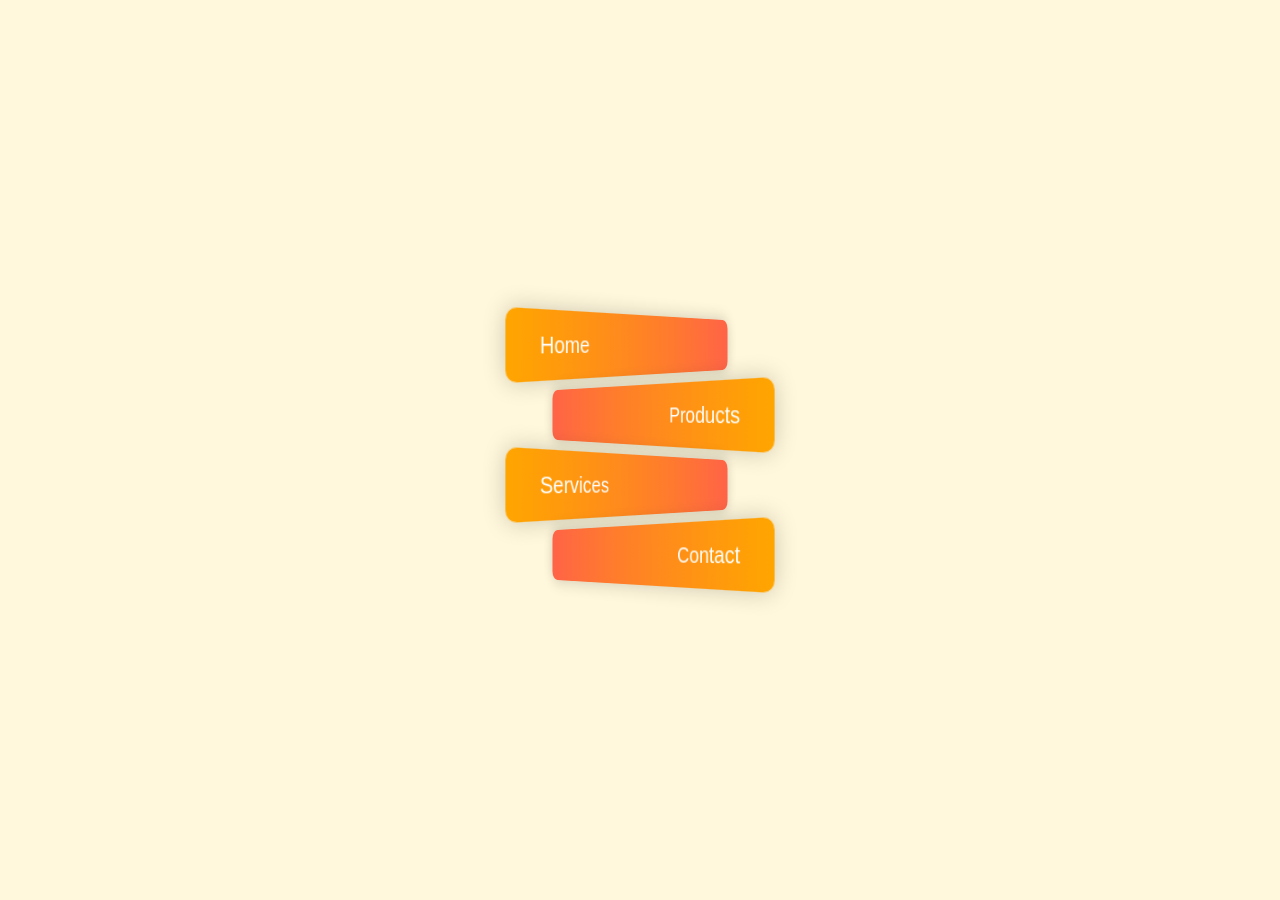
<file: Button 1/index.html>
<!DOCTYPE html>
<html>

<head>
    <title>Button</title>
    <link rel="stylesheet" type="text/css" href="style.css">
</head>

<body>
    <ul>
        <li>home</li>
        <li>products</li>
        <li>services</li>
        <li>contact</li>
      </ul>
</body>

</html>
</file>
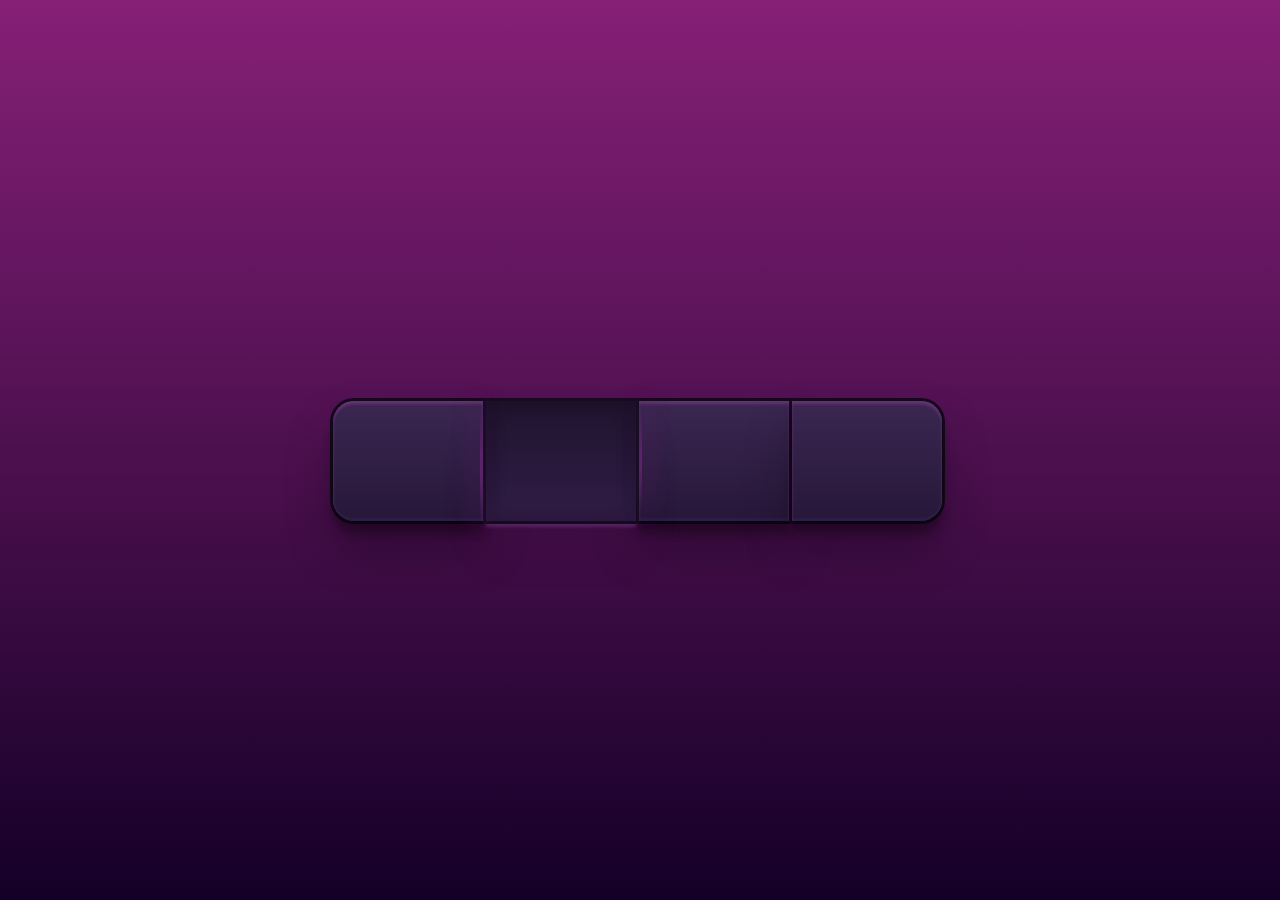
<file: Button 3D Pil/index.html>
<!DOCTYPE html>
<html>

<head>
    <title>Button</title>
    <link rel="stylesheet" type="text/css" href="style.css">
</head>

<body>
    <div class='buttons'>
        <a href='#' title='Title 1'>
          <i data-feather="coffee"></i>
        </a>
        <a class='active' href='#' title='Title 2'>
          <i data-feather="box"></i>
        </a>
        <a href='#' title='Title 3'>
          <i data-feather="heart"></i>
        </a>
        <a href='#' title='Title 4'>
          <i data-feather="link-2"></i>
        </a>
      </div>
</body>

</html>
</file>
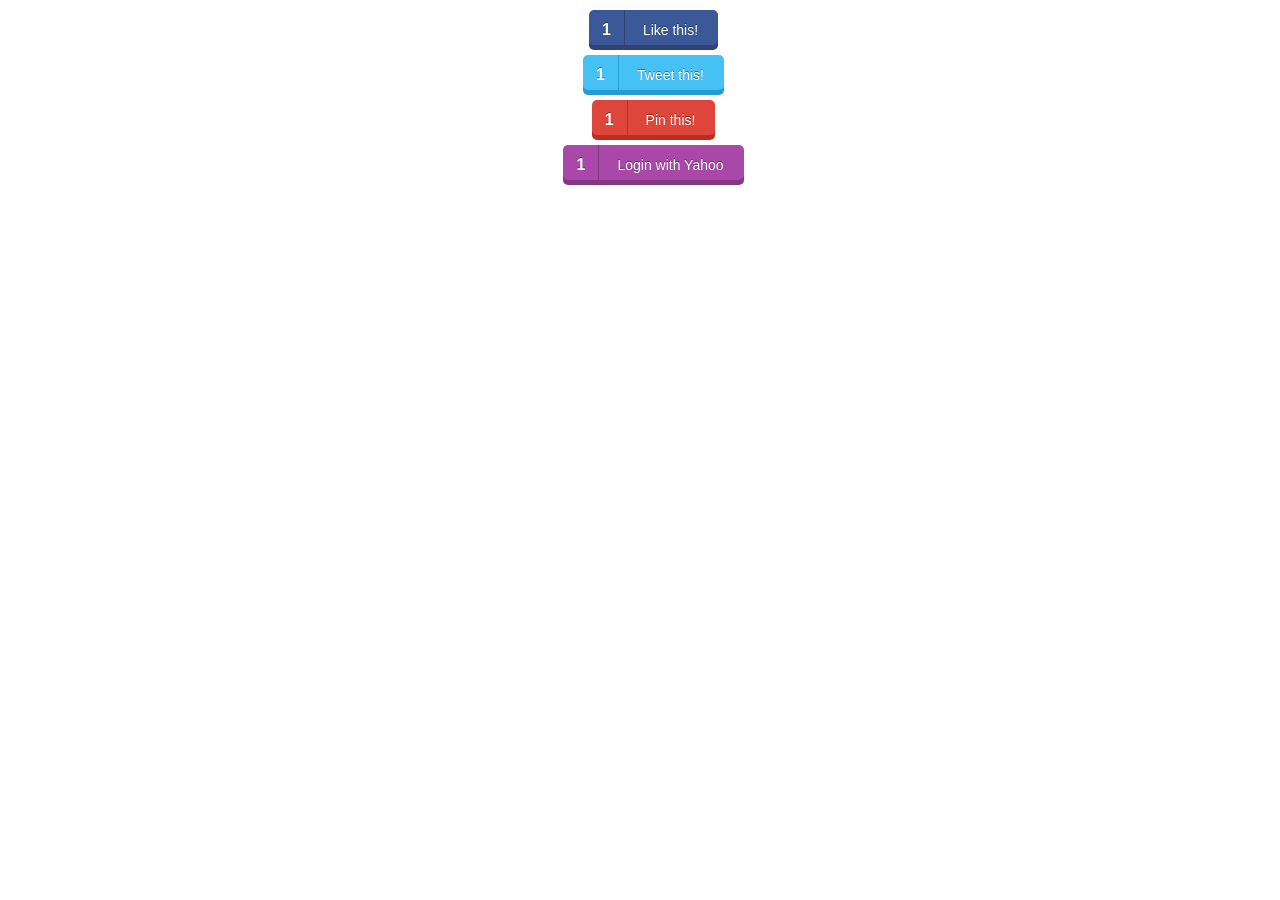
<file: Button 3D/index.html>
<!DOCTYPE html>
<html>

<head>
    <title>Button</title>
    <link rel="stylesheet" type="text/css" href="style.css">
</head>

<body>
    <button class="example facebook">Like this!</button>
    <button class="example twitter">Tweet this!</button>
    <button class="example pinterest">Pin this!</button>
    <button class="example yahoo">Login with Yahoo</button>
</body>

</html>
</file>
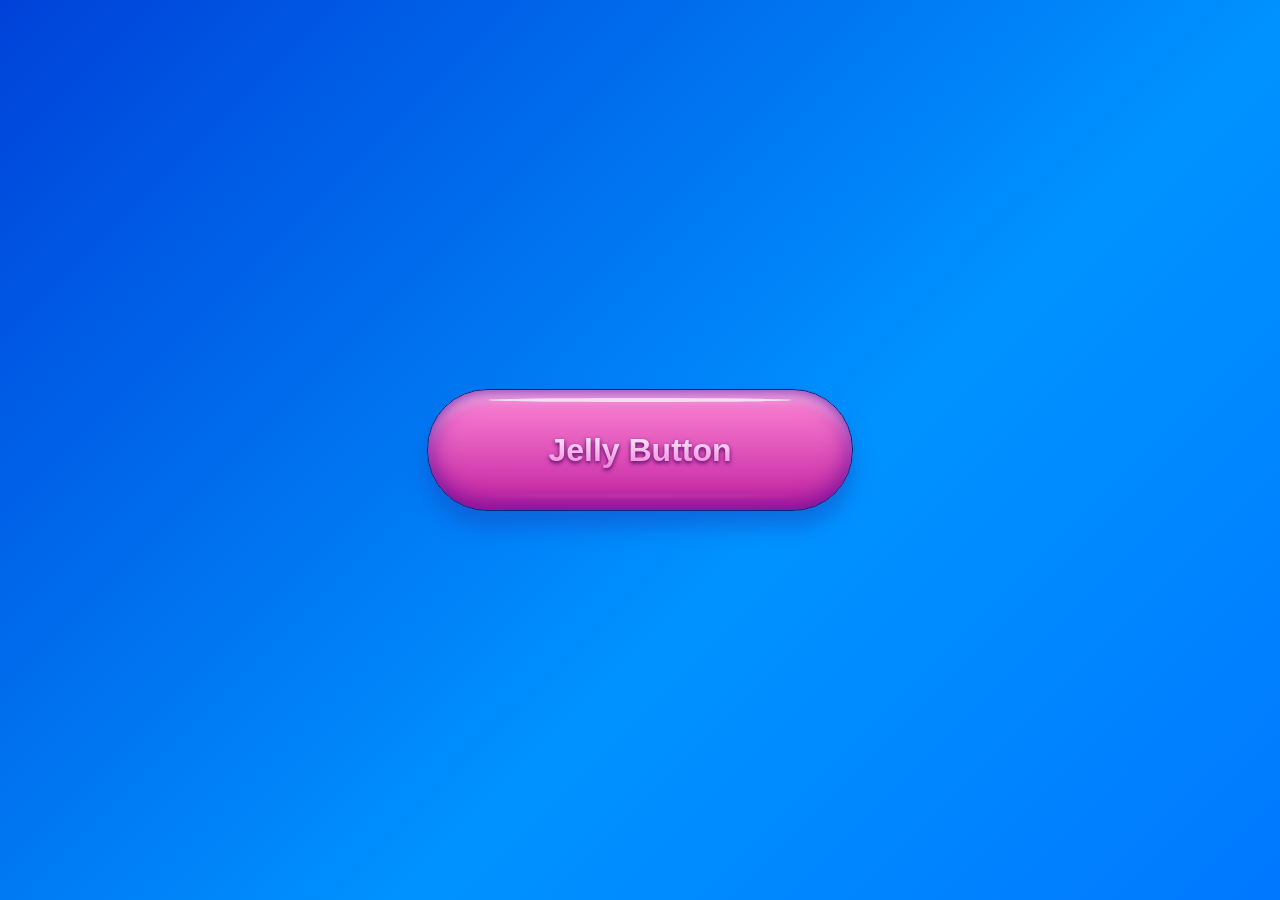
<file: Button Jelly/index.html>
<!DOCTYPE html>
<html>

<head>
    <title>Button</title>
    <link rel="stylesheet" type="text/css" href="style.css">
</head>

<body>
    <button>
        <span>Jelly Button</span>
    </button>
</body>

</html>
</file>
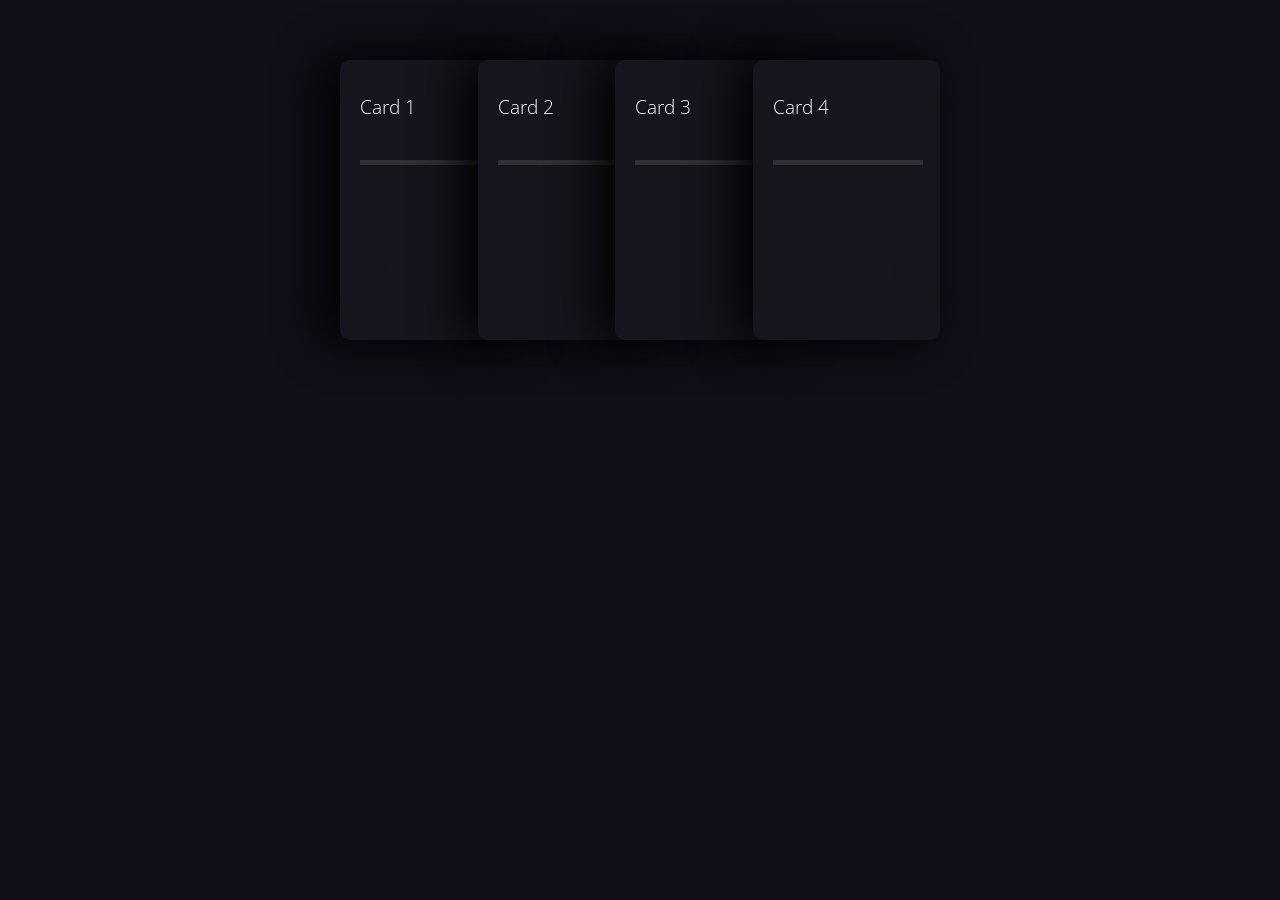
<file: Card 3-------/index.html>
<!DOCTYPE html>
<html>

<head>
    <link rel="stylesheet" type="text/css" href="style.css">
    <link href="https://fonts.googleapis.com/css?family=Open+Sans:300i,400" rel="stylesheet">
  </head>
  <body>
  <div class="container">
    <div class="card">
      <h3 class="title">Card 1</h3>
      <div class="bar">
        <div class="emptybar"></div>
        <div class="filledbar"></div>
      </div>
      <div class="circle">
        <svg version="1.1" xmlns="http://www.w3.org/2000/svg">
        <circle class="stroke" cx="60" cy="60" r="50"/>
      </svg>
      </div>
    </div>
    <div class="card">
      <h3 class="title">Card 2</h3>
      <div class="bar">
        <div class="emptybar"></div>
        <div class="filledbar"></div>
      </div>
      <div class="circle">
        <svg version="1.1" xmlns="http://www.w3.org/2000/svg">
        <circle class="stroke" cx="60" cy="60" r="50"/>
      </svg>
      </div>
    </div>
    <div class="card">
      <h3 class="title">Card 3</h3>
      <div class="bar">
        <div class="emptybar"></div>
        <div class="filledbar"></div>
      </div>
      <div class="circle">
        <svg version="1.1" xmlns="http://www.w3.org/2000/svg">
        <circle class="stroke" cx="60" cy="60" r="50"/>
      </svg>
      </div>
    </div>
    <div class="card">
      <h3 class="title">Card 4</h3>
      <div class="bar">
        <div class="emptybar"></div>
        <div class="filledbar"></div>
      </div>
      <div class="circle">
        <svg version="1.1" xmlns="http://www.w3.org/2000/svg">
        <circle class="stroke" cx="60" cy="60" r="50"/>
      </svg>
      </div>
    </div>
  </div>
  </body>

</html>
</file>
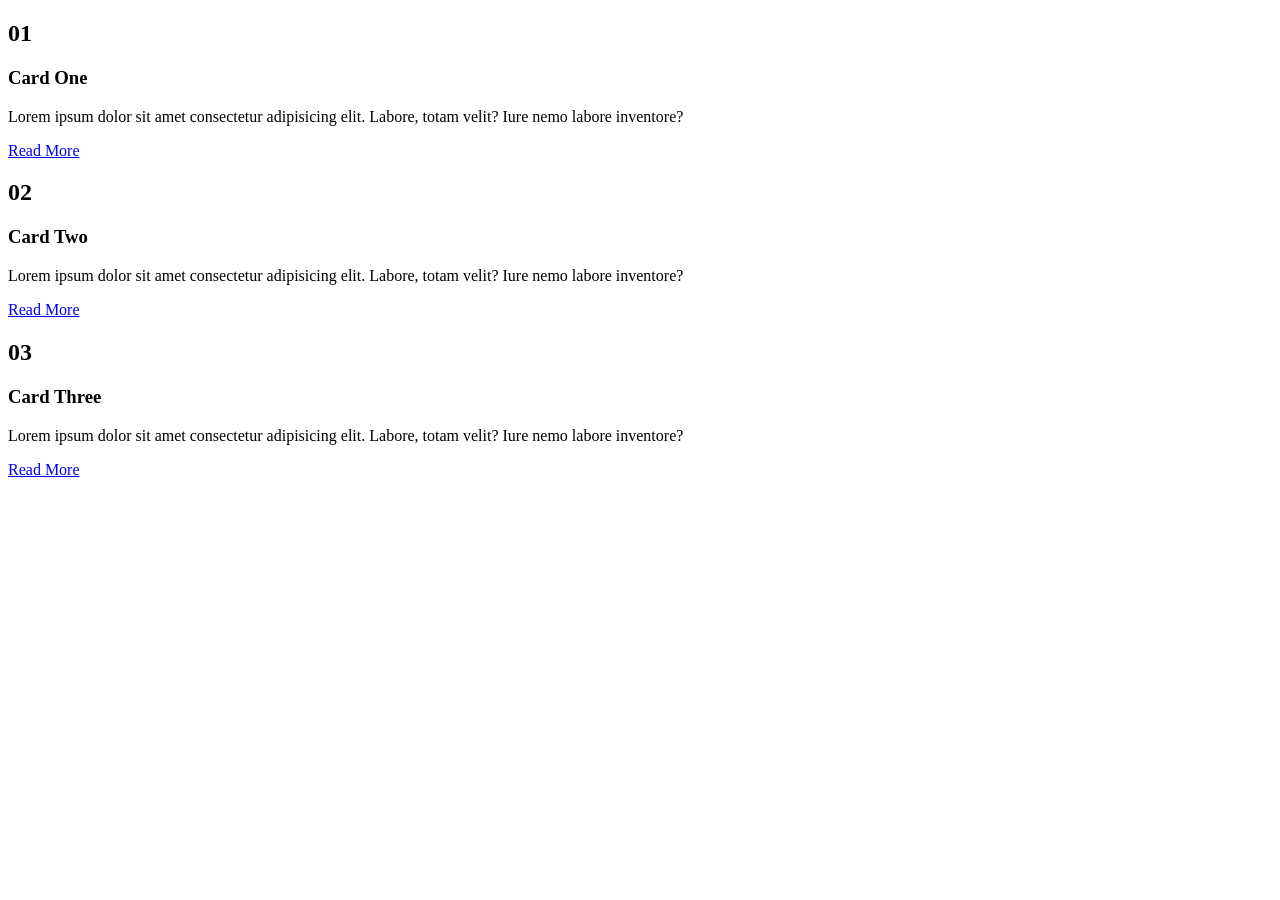
<file: Card 4/index.html>
<!DOCTYPE html>
<html>

<head>
    <title>Button</title>
    <link rel="stylesheet" type="text/css" href="style.css">
</head>

<body>
    
    <div class="container">
        <div class="card">
          <div class="box">
            <div class="content">
              <h2>01</h2>
              <h3>Card One</h3>
              <p>Lorem ipsum dolor sit amet consectetur adipisicing elit. Labore, totam velit? Iure nemo labore inventore?</p>
              <a href="#">Read More</a>
            </div>
          </div>
        </div>
      
        <div class="card">
          <div class="box">
            <div class="content">
              <h2>02</h2>
              <h3>Card Two</h3>
              <p>Lorem ipsum dolor sit amet consectetur adipisicing elit. Labore, totam velit? Iure nemo labore inventore?</p>
              <a href="#">Read More</a>
            </div>
          </div>
        </div>
      
        <div class="card">
          <div class="box">
            <div class="content">
              <h2>03</h2>
              <h3>Card Three</h3>
              <p>Lorem ipsum dolor sit amet consectetur adipisicing elit. Labore, totam velit? Iure nemo labore inventore?</p>
              <a href="#">Read More</a>
            </div>
          </div>
        </div>
      </div>

</body>

</html>
</file>
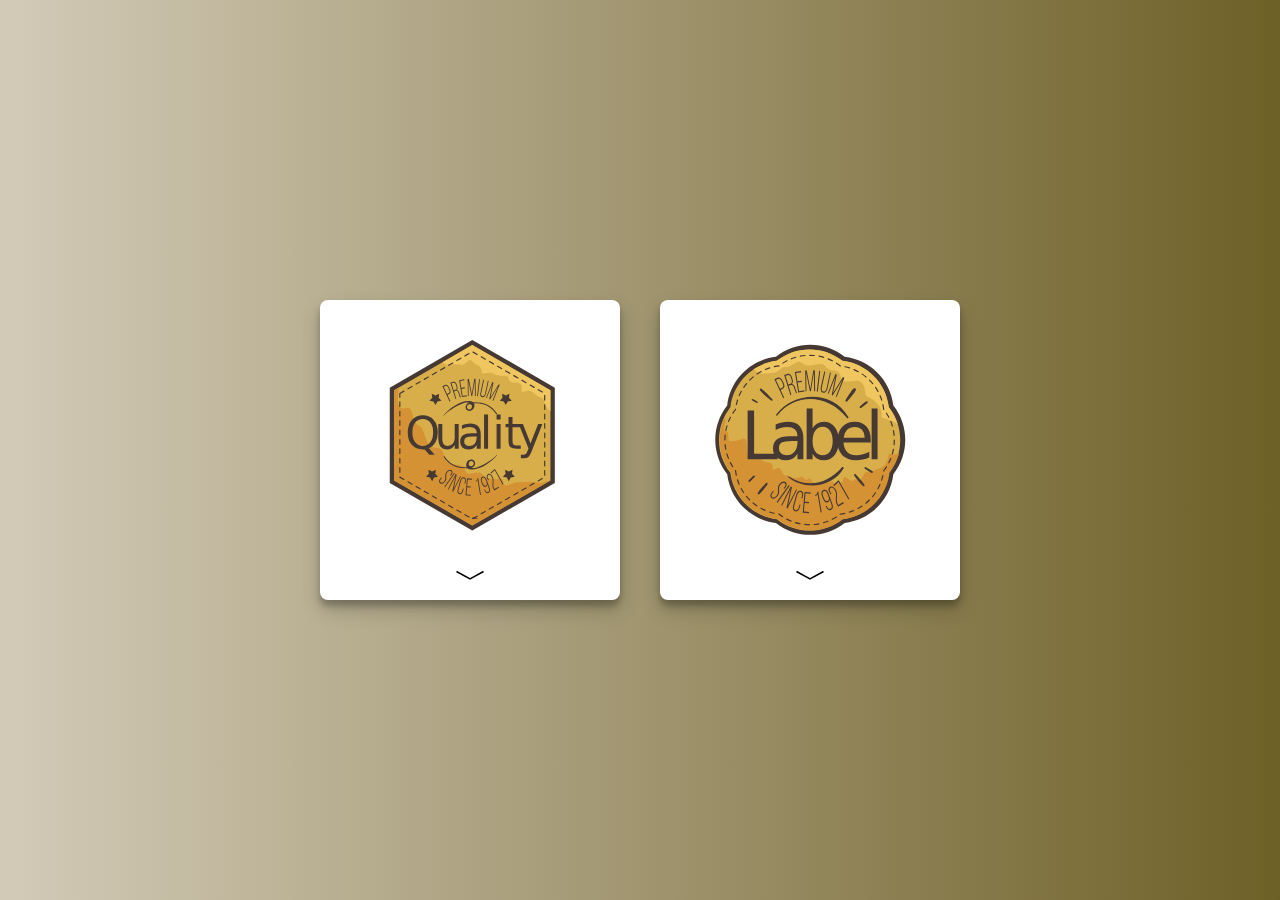
<file: Card 8-use/index.html>
<!DOCTYPE html>
<html>

<head>
    <title>Button</title>
    <link rel="stylesheet" type="text/css" href="style.css">
</head>

<body>

    <div class="card" onclick="this.classList.toggle('expanded')">
        <svg class="label" xmlns="http://www.w3.org/2000/svg" viewBox="0 0 100 100" height="200" width="200"><path d="M9.875 23.825L51.14 0l41.267 23.825v47.65L51.14 95.3 9.876 71.475v-47.65" fill="#463833"/><path d="M12.067 25.09L51.14 2.533l39.075 22.56v45.117L51.14 92.767l-39.073-22.56V25.092" fill="#d8ae4b"/><path d="M90.215 70.21v-.385c-.567.33-1.165.608-1.8.817-1.417.572-2.888.834-4.412.786-1.164-.188-2.327-.383-3.488-.586-1.703-.132-3.397.283-5.104.27-.484 0-.98-.047-1.464-.042-2.222.026-4.086 1.743-6.32 1.62-1.067-.06-.878-.708-1.037-1.635-.14-.81-.15-1.728-1.11-1.846-.604.1-1.207.202-1.81.31-1.058.138-1.972.117-2.99-.155-.522-.14-1.064-.365-1.607-.406-.303.008-.603.028-.903.06-.995-.202-1.576-1.353-2.277-1.99-1.42-1.288-2.833-.705-4.542-.416-1.03.175-2.25.664-3.07-.228-1.108-1.208-.726-2.866-2.477-3.556-.848-.335-1.897-.503-2.8-.576-1.415-.116-3.192-.087-4.35-1.065-.512-.435-.793-1.005-.845-1.71-.42-1.423-.965-2.793-1.637-4.114-1.408-2.105-3.755-.843-5.66-2.055-1.545-.982-2.275-3.353-2.903-4.93-.632-1.583-1.026-3.666-2.212-4.97-.425-.502-.948-.845-1.57-1.03-1.044-.593-1.635-1.945-2.046-3.025-.532-1.39-.56-4.61-2.203-5.24-1.324-.51-3.134.655-4.426-.258-1.46-1.033-1.137-5.008-1.116-6.35.018-1.182.098-2.464.28-3.713l-2.247 1.297v45.12L51.14 92.767l39.075-22.56" fill="#d49235"/><path d="M36.298 11.102c.048.043.098.08.146.128 1.453 1.418 2.48 1.178 4.457.987.837-.087 1.676-.116 2.516-.088.772 0 1.013.12 1.592.255 1.095.253 2.128-.235 3.012-.905.532-.555 1.13-1.03 1.79-1.42.783-.234.825.122 1.248.62.716.843 1.063 1.126 2.108 1.51 1.414.517 2.293 1.32 2.573 2.792.08.437.063 1.373.433 1.702.49.118.984.112 1.48-.02 1.025-.133 2.115-.452 3.152-.204 1.014.24 1.84.933 2.852 1.19 1.192.3 2.315.26 3.533.278.543-.03 1.065.058 1.568.258.654.428.58 1.5.94 2.11.526.887 1.453 1 2.44 1.03 1.33.042 2.688-.303 3.425 1.18.536 1.078.044 2.27.272 3.384 1.27.39 2.694-.897 4.037-.516 1.58.45 2.835 2.128 4.247 2.904.65.357 1.312.397 1.958.88.687.517.84.874 1.132 1.665.524 1.416 1.23 3 2.294 4.102.23.237.468.46.71.677v-10.51L51.142 2.53 36.3 11.102" fill="#efc65f"/><path d="M14.92 26.738L51.14 5.825l36.222 20.913v41.825l-36.22 20.912L14.92 68.563z" fill="none" stroke="#463833" stroke-width=".588" stroke-linecap="round" stroke-linejoin="round" stroke-miterlimit="10" stroke-dasharray="2.35002902, 2.35002902"/><g fill="#463833"><g><path d="M26.392 39.442q-2.39 0-3.803 1.813-1.402 1.813-1.402 4.94 0 3.118 1.4 4.93 1.414 1.813 3.804 1.813 2.39 0 3.78-1.812 1.403-1.813 1.403-4.93 0-3.128-1.402-4.94-1.39-1.814-3.78-1.814zm3.075 14.69l2.89 3.217h-2.65l-2.402-2.643-.554.033q-.184.01-.358.01-3.423 0-5.476-2.32-2.043-2.332-2.043-6.234 0-3.913 2.043-6.234 2.053-2.333 5.476-2.333 3.412 0 5.454 2.332 2.043 2.32 2.043 6.234 0 2.874-1.142 4.92-1.13 2.043-3.28 3.016zM34.156 49.545V42.05h2v7.418q0 1.757.673 2.64.673.875 2.02.875 1.62 0 2.553-1.05.946-1.05.946-2.863v-7.02h1.998v12.38h-2v-1.9q-.727 1.127-1.694 1.68-.956.54-2.228.54-2.097 0-3.183-1.325-1.087-1.327-1.087-3.88zM51.375 48.207q-2.423 0-3.358.564-.934.565-.934 1.924 0 1.084.695 1.725.707.63 1.913.63 1.663 0 2.663-1.195 1.01-1.205 1.01-3.194v-.453zm3.987-.84v7.064h-2v-1.88q-.683 1.13-1.705 1.67-1.02.53-2.5.53-1.868 0-2.976-1.06-1.096-1.072-1.096-2.863 0-2.09 1.37-3.15 1.38-1.06 4.106-1.06h2.803v-.2q0-1.404-.913-2.167-.9-.773-2.542-.773-1.043 0-2.032.254-.99.255-1.9.764v-1.88q1.096-.43 2.128-.64 1.032-.222 2.01-.222 2.64 0 3.944 1.393 1.304 1.393 1.304 4.222zM57.037 37.232h2v17.2h-2zM63.29 42.05h2v12.38h-2zm0-4.818h2v2.575h-2zM71.253 38.536v3.515h4.118v1.58h-4.117v6.722q0 1.514.402 1.945.413.43 1.663.43h2.053v1.704H73.32q-2.314 0-3.195-.873-.88-.884-.88-3.205v-6.72h-1.466v-1.58h1.466v-3.516z"/><path d="M80.837 55.58q-.848 2.21-1.652 2.885-.804.674-2.15.674h-1.598v-1.703h1.173q.826 0 1.282-.398.457-.4 1.01-1.88l.36-.928-4.923-12.18h2.118l3.803 9.682 3.804-9.683h2.12z"/></g><path d="M36.213 23.067l3.632 7.746.386-.18-1.493-3.188.73-.343c.933-.437 1.076-1.246.5-2.475l-.394-.84c-.53-1.13-1.235-1.717-2.142-1.29zm2.306 3.913l-1.703-3.63.832-.39c.654-.307 1.127.133 1.52.974l.427.908c.44.94.333 1.476-.347 1.795z" /><path d="M40.19 21.32l2.528 8.173.408-.127-1.13-3.654.646-.2c.71-.22 1.255-.056 1.59 1.03l.398 1.284c.138.444.255.728.437.94l.425-.132c-.216-.227-.35-.595-.454-.934l-.394-1.272c-.274-.888-.715-1.404-1.41-1.393.553-.376.666-1.013.37-1.97l-.22-.713c-.358-1.156-.952-1.727-1.9-1.433zm1.653 3.9l-1.094-3.537.877-.27c.673-.21 1.093.237 1.364 1.112l.24.77c.34 1.098-.004 1.5-.73 1.723z" /><path d="M45.638 23.93l-.56-3.4 2.105-.347-.084-.507-2.528.417 1.393 8.44 2.526-.415-.082-.507-2.106.35-.58-3.523 1.748-.288-.084-.508z" /><path d="M52.362 20.38l.123 7.6.408-.006-.138-8.554-.613.01-1.23 7.586-1.488-7.542-.612.01.14 8.554.38-.006-.124-7.576 1.496 7.542.427-.007z" /><path d="M54.533 19.624l-.986 8.5.424.048.987-8.498z" /><path d="M57.022 19.967l-.417-.09-1.37 6.318c-.26 1.195-.07 2.2.9 2.41.97.21 1.552-.627 1.81-1.822l1.37-6.318-.39-.085-1.374 6.343c-.194.896-.598 1.533-1.296 1.382-.698-.152-.802-.9-.607-1.795z" /><path d="M64.108 23.163l-2.81 7.064.38.15 3.162-7.95-.57-.225-4.055 6.53 1.53-7.535-.57-.227-3.162 7.95.353.14 2.802-7.04-1.52 7.537.395.158z" /><path d="M40.85 65.204c-.71-.64-1.587-.323-2.46.618-1.62 1.747.074 3.37-1.322 4.876-.624.672-1.27.972-1.794.486s-.272-1.152.352-1.824l.324-.35-.3-.277-.3.322c-.838.905-1.154 1.846-.427 2.52.728.676 1.643.29 2.482-.614 1.605-1.728-.09-3.352 1.323-4.875.615-.662 1.263-.978 1.78-.5.516.48.24 1.16-.374 1.822l-.15.16.3.28.124-.135c.84-.905 1.163-1.84.442-2.508z" /><path d="M42.085 66.332l-4.937 6.987.348.245 4.938-6.987z" /><path d="M42.788 67.964l-1.67 7.714.423.216 3.9-7.615-.346-.18-3.293 6.43 1.56-7.317-.496-.254-3.9 7.614.347.178z" /><path d="M47.02 68.676c-.956-.27-1.6.515-1.934 1.704l-1.182 4.213c-.334 1.188-.192 2.193.764 2.46.956.27 1.6-.515 1.934-1.703l.264-.942-.393-.11-.274.977c-.25.882-.693 1.47-1.38 1.276-.69-.192-.763-.924-.515-1.807l1.202-4.283c.248-.883.695-1.48 1.383-1.288.687.193.758.937.51 1.82l-.2.717.392.11.192-.683c.333-1.19.19-2.193-.765-2.46z" /><path d="M48.58 73.126l.3-3.434 2.126.186.044-.512-2.55-.222-.744 8.523 2.55.223.045-.512-2.124-.185.31-3.556 1.765.154.046-.51z" /><path d="M55.055 77.55l.42-.07-1.386-8.454-.33.054c-.063.654-.274 1.197-.896 1.36l.08.483c.42-.12.717-.44.88-.875z" /><path d="M56.237 68.352c-.934.337-1.033 1.347-.606 2.53l.354.978c.41 1.138 1.06 1.84 1.914 1.53.54-.194.8-.573.775-1.24l.714 1.977c.344.955.306 1.696-.375 1.942-.672.24-1.17-.293-1.486-1.167l-.045-.127-.383.14.037.102c.423 1.173 1.128 1.867 2.06 1.53.953-.343 1.034-1.347.603-2.543l-1.478-4.092c-.428-1.184-1.14-1.902-2.083-1.56zm.178.494c.672-.243 1.175.303 1.49 1.177l.353.977c.316.874.277 1.616-.395 1.858-.672.243-1.174-.304-1.49-1.177l-.352-.976c-.315-.874-.277-1.616.395-1.858z" /><path d="M58.905 67.104c-.86.516-.703 1.55-.067 2.607l.283.472.35-.21-.3-.503c-.473-.786-.63-1.55-.017-1.917.637-.382 1.21.086 1.72.934 1.21 2.01-.492 3.79 1.064 6.377l.214.356 2.355-1.415-.265-.44-1.988 1.196-.05-.083c-1.274-2.172.297-4.115-.975-6.23-.643-1.07-1.455-1.664-2.322-1.143z" /><path d="M66.402 72.346l.324-.292-4.044-7.202-.344-.38-2.093 1.89.353.39 1.77-1.598z" /></g><path d="M34.343 28.863l1.375 1.493-1.99.396-.996 1.768-.992-1.77-1.99-.4 1.38-1.49-.235-2.016 1.843.85 1.844-.846-.24 2.015M69.483 28.863l1.374 1.493-1.99.396-.997 1.768-.99-1.77-1.99-.4 1.378-1.49-.235-2.016 1.844.85 1.844-.846-.237 2.015M32.663 66.905l1.374 1.493-1.99.395-.995 1.77-.992-1.772-1.99-.4 1.378-1.49-.234-2.015 1.843.85 1.845-.846-.24 2.015M71.01 66.905l1.374 1.493-1.99.395-.995 1.77-.993-1.772-1.99-.4 1.378-1.49-.234-2.015 1.844.85 1.845-.846-.24 2.015M50.792 33.97c-.09.203-.212.398-.39.528-.16.12-.357.192-.558.216-.41.048-.847-.105-1.107-.434-.155-.196-.235-.44-.25-.686-.06-.993.82-1.562 1.717-1.414.316.052.578.32.71.6.075.16.094.3.076.474-.02.185-.06.366-.125.54-.022.057-.046.117-.073.176zm12.72 2.82c-2.712-4.382-7.133-5.778-11.874-5.622-.274-.257-.637-.45-1.122-.528-4.943-.795-10.65 3.494-13.685 6.996-.086.102.056.25.15.15 3.09-3.298 8.752-6.107 10.868-6.51.482-.1 1.192-.05 1.91.04-2.446.418-2.804 4.022-.04 4.15 1.922.09 3.05-2.364 2.29-3.82.11.01.212.02.284.018 1.522-.03 2.95.087 4.382.497 2.695.772 4.77 2.692 6.39 4.89.194.26.626.028.447-.26M49.564 61.28c.09-.202.213-.396.39-.528.162-.12.36-.192.558-.215.412-.05.848.105 1.108.434.155.197.235.44.25.687.06.992-.82 1.562-1.717 1.414-.317-.052-.578-.32-.71-.598-.075-.16-.094-.302-.076-.477.02-.183.06-.364.125-.537.022-.06.046-.12.073-.178zm-12.718-2.818c2.71 4.38 7.132 5.778 11.873 5.62.273.257.636.45 1.12.53 4.945.793 10.65-3.496 13.686-6.998.088-.1-.056-.248-.15-.148-3.09 3.296-8.75 6.105-10.867 6.507-.483.1-1.192.05-1.91-.04 2.446-.416 2.802-4.02.038-4.15-1.92-.088-3.048 2.365-2.29 3.822-.108-.01-.212-.02-.284-.02-1.522.033-2.95-.086-4.382-.496-2.694-.772-4.77-2.692-6.39-4.888-.194-.262-.624-.03-.446.26M51.14 89.475c.784.204 1.78-.056 2.577-.175.15-.022.15-.28 0-.304-.796-.12-1.793-.378-2.576-.174-.323.084-.323.57 0 .653" fill="#463833"/></svg>
        <div class="text1">
          <div class="text-content">
            <h1 class="title">OUR GOODS</h1>
            <div class="body-text">are delivered with the same high quality as decades ago</div>
          </div>
        </div>
        <svg class="chevron" xmlns="http://www.w3.org/2000/svg" viewBox="0 0 100 35" width="30"><path d="M5 30L50 5l45 25" fill="none" stroke="#000" stroke-width="5"/></svg>
      </div>
      
      <div class="card" onclick="this.classList.toggle('expanded')">
        <svg class="label" xmlns="http://www.w3.org/2000/svg" viewBox="0 0 100 100" height="200" width="200"><path d="M91.673 67.13c7.954-10.064 7.954-24.343 0-34.407-1.492-12.742-11.59-22.838-24.33-24.33-10.065-7.955-24.344-7.955-34.41 0-12.74 1.492-22.836 11.588-24.33 24.33C.65 42.787.65 57.066 8.604 67.13c1.494 12.742 11.59 22.837 24.33 24.33 10.066 7.956 24.345 7.956 34.41 0 12.74-1.493 22.838-11.588 24.33-24.33" fill="#463833"/><path d="M89.43 66.408c7.586-9.6 7.586-23.22 0-32.82-1.425-12.155-11.056-21.785-23.21-23.21-9.6-7.587-23.22-7.587-32.82 0-12.155 1.425-21.785 11.055-23.21 23.21-7.587 9.6-7.586 23.22 0 32.82 1.425 12.155 11.055 21.785 23.21 23.21 9.6 7.587 23.22 7.587 32.82 0 12.154-1.425 21.785-11.055 23.21-23.21" fill="#d8ae4b"/><path d="M93.703 56.87c-1.133.458-2.263.53-3.39.22-.263-.175-.55-.27-.856-.287-.374 2.82-1.052 5.355-3.642 6.95-.89.546-1.71.614-2.647.93-.796.27-1.393.922-2.204 1.2-.963.333-1.97-.154-2.913.167-.95.325-.984 1.367-1.51 2.11-.397.565-1.19 1.703-1.823 2.01-.81.39-.726-.236-1.373-.5-1.41-.576-2.026 1.64-3.26.565-.35-.438-.78-.784-1.283-1.04-.384-.265-.747-.558-1.088-.88-.617-.013-.842.53-1.045 1.025-.263.64-.08 1.727-.888 1.97-.337.1-.948-.068-1.315-.053-.25-.04-.496-.02-.738.062-.33.156-.64.345-.93.568-.696.014-.775-.648-1.29-.985-.82-.536-.86.055-1.665.304-.538.168-.636.007-1.054-.182-.588-.267-.695-.646-1.553-.396-.94.275-1.214 1.328-2.234 1.25-.23-.17-.485-.27-.768-.3-.517.05-1.033.036-1.547-.044-.493-.122-1.278-.49-1.626-.895-.487-.564-.22-1.445-1.3-1.413-.75.022-1.077 1.067-1.915.687-.608-.276-.997-1.262-1.71-1.51-.762-.265-1.558.548-2.377.584-.615.027-1.746.18-2.32-.075-.22-.2-.437-.402-.652-.607-.56-.32-1.16-.52-1.803-.6-.94-.135-1.828.095-2.477-.757-.573-.752-.637-1.903-1.333-2.567-1.243-1.184-2.642.646-3.85.56-.226-1.128.313-2.42-.752-3.245-.78-.607-1.678-.547-2.59-.695-1.45-.234-1.985-.764-2.69-2.043-.8-1.458-1.205-2.165-2.944-2.182-.93-.01-2.778.42-3.59-.337-.643-.6-.29-2.304-.372-3.085-.09-.892.005-2.88-.544-3.673-.594-.855-1.433-.377-2.22-.11-1.49.508-3.452 1.01-5.028 1.028-1.267.015-1.27-.36-1.333-1.613-.063-1.224.065-2.788-1.05-3.48-.41-.014-.792-.115-1.153-.304-.235-.398-.254-.82-.055-1.267.172-1.045 1.426-4.348.278-5.114-4.105 8.89-3.036 19.574 3.24 27.515 1.423 12.154 11.054 21.785 23.208 23.21 9.6 7.586 23.22 7.586 32.82 0 12.155-1.425 21.786-11.056 23.21-23.21 2.32-2.934 3.92-6.246 4.822-9.702-.292.08-.582.168-.877.236" fill="#d49235"/><path d="M93.925 42.19c-.94-3.057-2.425-5.982-4.496-8.603-1.425-12.154-11.056-21.784-23.21-23.21-9.6-7.586-23.22-7.586-32.82 0-4.248.5-8.173 2.017-11.56 4.275.652.42 1.23 1 2.024 1.443 1.27.71 2.704.703 4.12.65 1.23-.047 2.72-.107 3.927-.33.975-.178 1.85-.767 2.656-1.32.58-.376 1.108-.81 1.587-1.306.67-.452.915-.344 1.727-.33 1.825.028 3.187-1.062 4.73-1.884.968-.516 1.686-.913 2.704-.47 1.028.447 1.81 1.24 2.95 1.556 1.893.524 3.743-.52 5.646-.564.922-.022 2.1-.176 2.932.303 1.09.628 1.422 1.84 2.674 2.372 1.155.492 2.38.468 3.594.695 1.737.324 2.03 1.883 2.517 3.44.318 1.02.29 1.452 1.39 1.696 1.95.432 4.034-.194 5.982-.29 2.865-.14 4.48 3.114 4.626 5.585.068 1.155.075 2.105 1.283 2.6.95.39 1.797.698 2.634 1.35 2.376 1.856 4.25 4.16 4.295 7.308.01.863-.35 1.445.57 1.84.5.092.993.213 1.48.365 1.396.398 2.742.88 4.03 1.564.674.357 1.35.794 2.005 1.266" fill="#efc65f"/><path d="M86.843 65.337c7.093-8.974 7.093-21.705 0-30.68-1.33-11.36-10.333-20.362-21.694-21.693-8.974-7.092-21.705-7.092-30.68 0-11.36 1.33-20.362 10.334-21.694 21.694-7.092 8.974-7.092 21.705 0 30.68C14.106 76.698 23.11 85.7 34.47 87.03c8.975 7.094 21.706 7.094 30.68 0C76.51 85.7 85.51 76.7 86.842 65.338z" fill="none" stroke="#463833" stroke-width=".59" stroke-linecap="round" stroke-linejoin="round" stroke-miterlimit="10" stroke-dasharray="2.35964276, 2.35964276"/><g fill="#463833"><path d="M32.216 19.61l4.44 9.473.474-.22-1.827-3.9.893-.418c1.14-.534 1.316-1.524.612-3.026l-.483-1.03c-.647-1.38-1.51-2.098-2.62-1.578zm2.82 4.786l-2.08-4.44 1.016-.475c.802-.375 1.38.163 1.862 1.19l.52 1.11c.54 1.15.408 1.807-.424 2.197z" /><path d="M37.08 17.474l3.092 9.995.5-.155-1.384-4.47.79-.244c.87-.267 1.536-.067 1.947 1.26l.486 1.57c.17.544.312.89.534 1.15l.52-.16c-.263-.28-.426-.73-.555-1.143l-.482-1.556c-.336-1.084-.875-1.715-1.726-1.702.677-.46.816-1.24.454-2.41l-.27-.87c-.437-1.414-1.163-2.112-2.323-1.753zm2.023 4.772l-1.34-4.326 1.075-.332c.823-.255 1.336.29 1.668 1.36l.29.943c.416 1.344-.002 1.833-.89 2.108z" /><path d="M43.717 20.673l-.69-4.158 2.576-.426-.103-.62-3.09.51 1.71 10.323 3.09-.512-.103-.618-2.574.426-.713-4.305 2.138-.355-.103-.62z" /><path d="M51.943 16.326l.15 9.295.5-.007-.17-10.46-.75.012-1.505 9.276-1.817-9.222-.748.012.17 10.46.464-.007-.15-9.265 1.83 9.223.52-.007z" /><path d="M54.59 15.398L53.39 25.792l.52.06 1.195-10.394z" /><path d="M57.634 15.816l-.51-.11-1.67 7.728c-.316 1.46-.082 2.69 1.104 2.945 1.187.256 1.896-.768 2.212-2.23l1.67-7.727-.477-.103-1.677 7.757c-.236 1.096-.73 1.876-1.584 1.69-.854-.183-.98-1.098-.744-2.193z" /><path d="M66.302 19.718l-3.43 8.64.464.184 3.86-9.723-.696-.278-4.953 7.988 1.864-9.214-.695-.277-3.86 9.723.43.172 3.42-8.613-1.852 9.218.485.193z" /><path d="M37.887 71.138c-.866-.784-1.94-.394-3.008.757-1.983 2.136.09 4.12-1.618 5.962-.763.82-1.553 1.19-2.193.595-.64-.594-.334-1.41.43-2.23l.395-.43-.365-.338-.366.394c-1.027 1.107-1.414 2.257-.524 3.083.89.827 2.008.355 3.035-.75 1.962-2.115-.11-4.1 1.617-5.963.753-.81 1.545-1.197 2.177-.61.63.586.294 1.415-.458 2.226l-.183.197.365.34.152-.164c1.027-1.107 1.422-2.25.54-3.068z" /><path d="M39.397 72.517L33.36 81.06l.426.303 6.037-8.545z" /><path d="M40.27 74.522l-2.032 9.435.515.263 4.762-9.315-.424-.217-4.02 7.865 1.9-8.95-.607-.31L35.6 82.61l.425.216z" /><path d="M45.446 75.39c-1.17-.328-1.956.632-2.363 2.085l-1.44 5.153c-.408 1.454-.234 2.682.936 3.01 1.168.327 1.955-.633 2.36-2.087l.323-1.15-.48-.135-.335 1.195c-.302 1.08-.844 1.797-1.685 1.562-.842-.236-.933-1.13-.63-2.21l1.465-5.24c.302-1.08.848-1.81 1.69-1.575.84.235.928 1.144.626 2.224l-.245.88.48.133.233-.834c.407-1.455.232-2.683-.937-3.01z" /><path d="M47.377 80.83l.36-4.198 2.6.222.053-.625-3.12-.268-.892 10.424 3.12.267.053-.625-2.6-.223.373-4.348 2.16.185.053-.626z" /><path d="M55.324 86.225l.515-.085-1.722-10.335-.403.067c-.074.8-.33 1.464-1.09 1.667l.097.588c.516-.146.876-.54 1.075-1.073z" /><path d="M56.757 74.97c-1.14.415-1.258 1.65-.73 3.097l.434 1.194c.508 1.39 1.303 2.246 2.348 1.866.66-.24.974-.705.943-1.52l.88 2.414c.426 1.166.382 2.073-.45 2.376-.82.3-1.432-.353-1.82-1.42l-.058-.155-.47.172.047.126c.52 1.433 1.385 2.28 2.526 1.863 1.162-.422 1.258-1.65.725-3.11l-1.82-5c-.527-1.446-1.402-2.32-2.553-1.9zm.22.603c.82-.3 1.438.367 1.827 1.434l.435 1.194c.388 1.068.344 1.975-.477 2.274-.82.3-1.438-.367-1.827-1.434l-.435-1.194c-.388-1.067-.344-1.974.477-2.273z" /><path d="M60.026 73.425c-1.048.635-.853 1.898-.07 3.188l.35.576.426-.26-.373-.614c-.582-.958-.775-1.89-.028-2.343.776-.47 1.48.1 2.107 1.134 1.488 2.454-.585 4.637 1.33 7.794l.263.435 2.87-1.74-.324-.538-2.426 1.47-.062-.1c-1.568-2.65.344-5.035-1.222-7.616-.79-1.302-1.787-2.027-2.844-1.385z" font-size="17.887"/><path d="M69.234 79.787l.394-.36-4.983-8.784-.423-.464-2.55 2.323.434.474 2.155-1.964z" font-size="17.078"/><g style="-inkscape-font-specification:'Lobster1 0.29999999999999999'" font-size="42.53" font-family="Lobster" letter-spacing="-5.636"><path d="M18.807 35.262h3.243v21.61h11.673v2.776H18.807z"/><path d="M40.797 50.452q-3.58 0-4.96.833-1.382.833-1.382 2.842 0 1.6 1.028 2.548 1.044.93 2.826.93 2.455 0 3.932-1.763 1.494-1.78 1.494-4.72v-.67zm5.893-1.24v10.436h-2.954V56.87q-1.012 1.667-2.52 2.468-1.51.784-3.694.784-2.762 0-4.4-1.568-1.62-1.585-1.62-4.23 0-3.088 2.022-4.656 2.04-1.568 6.07-1.568h4.142v-.294q0-2.075-1.35-3.202-1.332-1.143-3.756-1.143-1.542 0-3.003.377-1.46.375-2.81 1.127v-2.777q1.622-.637 3.148-.947 1.525-.327 2.97-.327 3.9 0 5.828 2.058 1.927 2.06 1.927 6.24zM61.343 50.517q0-3.315-1.35-5.194-1.33-1.895-3.676-1.895-2.344 0-3.693 1.895-1.332 1.88-1.332 5.194 0 3.316 1.332 5.21 1.35 1.88 3.693 1.88 2.345 0 3.677-1.88 1.35-1.894 1.35-5.21zm-10.05-6.386q.93-1.633 2.343-2.417 1.43-.8 3.404-.8 3.275 0 5.314 2.646 2.056 2.645 2.056 6.957 0 4.312-2.056 6.958-2.04 2.647-5.314 2.647-1.975 0-3.404-.784-1.413-.8-2.344-2.434v2.744h-2.97V34.232h2.97z"/><path d="M80.33 49.75v1.47H66.75q.192 3.103 1.83 4.736 1.654 1.617 4.592 1.617 1.702 0 3.29-.424 1.607-.426 3.18-1.275v2.842q-1.59.686-3.26 1.045-1.67.36-3.387.36-4.303 0-6.823-2.55-2.505-2.547-2.505-6.89 0-4.493 2.376-7.123 2.393-2.647 6.44-2.647 3.628 0 5.732 2.385 2.12 2.368 2.12 6.452zm-2.953-.882q-.033-2.467-1.365-3.937-1.317-1.47-3.5-1.47-2.473 0-3.966 1.422-1.477 1.42-1.702 4.002zM80.822 34.232h2.955v25.416h-2.955z"/></g></g><path d="M71.753 24.328c-.813.672-1.348 1.612-1.923 2.484-.69 1.047-1.445 2.077-2.056 3.174-.308.552.438 1.16.887.684.86-.913 1.608-1.94 2.395-2.913.706-.874 1.442-1.7 1.866-2.75.29-.718-.693-1.07-1.167-.68M78.084 30.7c-1.158.658-2.138 1.654-3.152 2.514-.425.36.144 1.103.598.773 1.074-.78 2.276-1.496 3.19-2.465.406-.432-.11-1.12-.636-.822M31.178 29.67c-1.68-1.9-3.445-3.718-5.46-5.265-.535-.41-1.08.434-.684.887 1.64 1.874 3.553 3.48 5.52 5.003.44.343 1.01-.187.624-.625M23.798 30.92c-.75-.627-1.578-.995-2.462-1.394-.417-.188-.76.364-.363.622.812.526 1.574 1.032 2.504 1.32.303.095.577-.334.32-.55M28.035 71.562c-1.406 1.56-3.18 3.102-4.18 4.965-.27.503.333.89.742.573 1.633-1.27 2.84-3.244 4.12-4.856.38-.476-.257-1.154-.682-.682M21.684 67.837c-.846.8-1.792 1.558-2.48 2.5-.26.353.25.854.603.603.95-.676 1.72-1.614 2.53-2.45.417-.427-.22-1.062-.653-.653M77.262 72.51c-1.23-1.942-2.956-3.615-4.463-5.343-.4-.455-1.022.2-.655.655 1.413 1.752 2.74 3.716 4.408 5.237.368.334.994-.1.71-.55M81.305 65.667c-.985-.85-2.25-1.408-3.38-2.044-.523-.294-.968.478-.467.798 1.097.7 2.18 1.55 3.397 2.02.43.165.79-.478.45-.773M69.188 38.535c-7.88-13.525-27.072-12.993-36.097-1.23-.233.304.292.708.534.41 9.698-11.982 25.874-10.205 34.886 1.343.31.394.918-.11.678-.523M65.97 63.683c-7.19 8.403-17.13 10.6-26.718 4.505-.223-.142-.495.2-.285.37 8.4 6.875 22.062 5.315 27.81-4.253.295-.492-.423-1.072-.808-.622" fill="#463833"/></svg>
        <div class="text2">
          <div class="text-content">
            <h1 class="title">OUR LABEL</h1>
            <div class="body-text">has stayed the same reliable brand for nearly a century</div>
          </div>
        </div>
        <svg class="chevron" xmlns="http://www.w3.org/2000/svg" viewBox="0 0 100 35" width="30"><path d="M5 30L50 5l45 25" fill="none" stroke="#000" stroke-width="5"/></svg>
      </div>
      
</body>

</html>
</file>
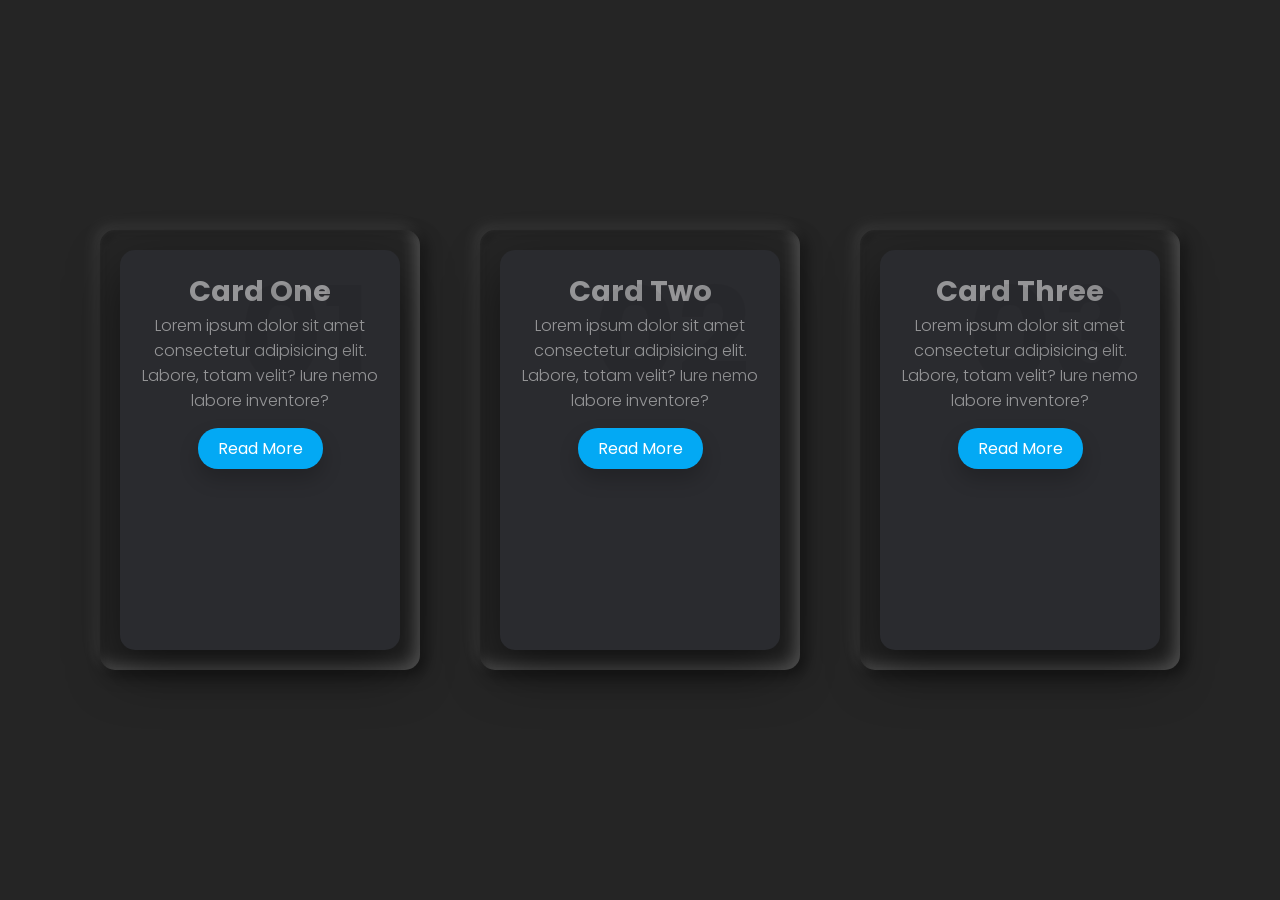
<file: Card/index.html>
<!DOCTYPE html>
<html>

<head>
    <title>Button</title>
    <link rel="stylesheet" type="text/css" href="style.css">
</head>

<body>
    
    <div class="container">
        <div class="card">
          <div class="box">
            <div class="content">
              <h2>01</h2>
              <h3>Card One</h3>
              <p>Lorem ipsum dolor sit amet consectetur adipisicing elit. Labore, totam velit? Iure nemo labore inventore?</p>
              <a href="#">Read More</a>
            </div>
          </div>
        </div>
      
        <div class="card">
          <div class="box">
            <div class="content">
              <h2>02</h2>
              <h3>Card Two</h3>
              <p>Lorem ipsum dolor sit amet consectetur adipisicing elit. Labore, totam velit? Iure nemo labore inventore?</p>
              <a href="#">Read More</a>
            </div>
          </div>
        </div>
      
        <div class="card">
          <div class="box">
            <div class="content">
              <h2>03</h2>
              <h3>Card Three</h3>
              <p>Lorem ipsum dolor sit amet consectetur adipisicing elit. Labore, totam velit? Iure nemo labore inventore?</p>
              <a href="#">Read More</a>
            </div>
          </div>
        </div>
      </div>

</body>

</html>
</file>
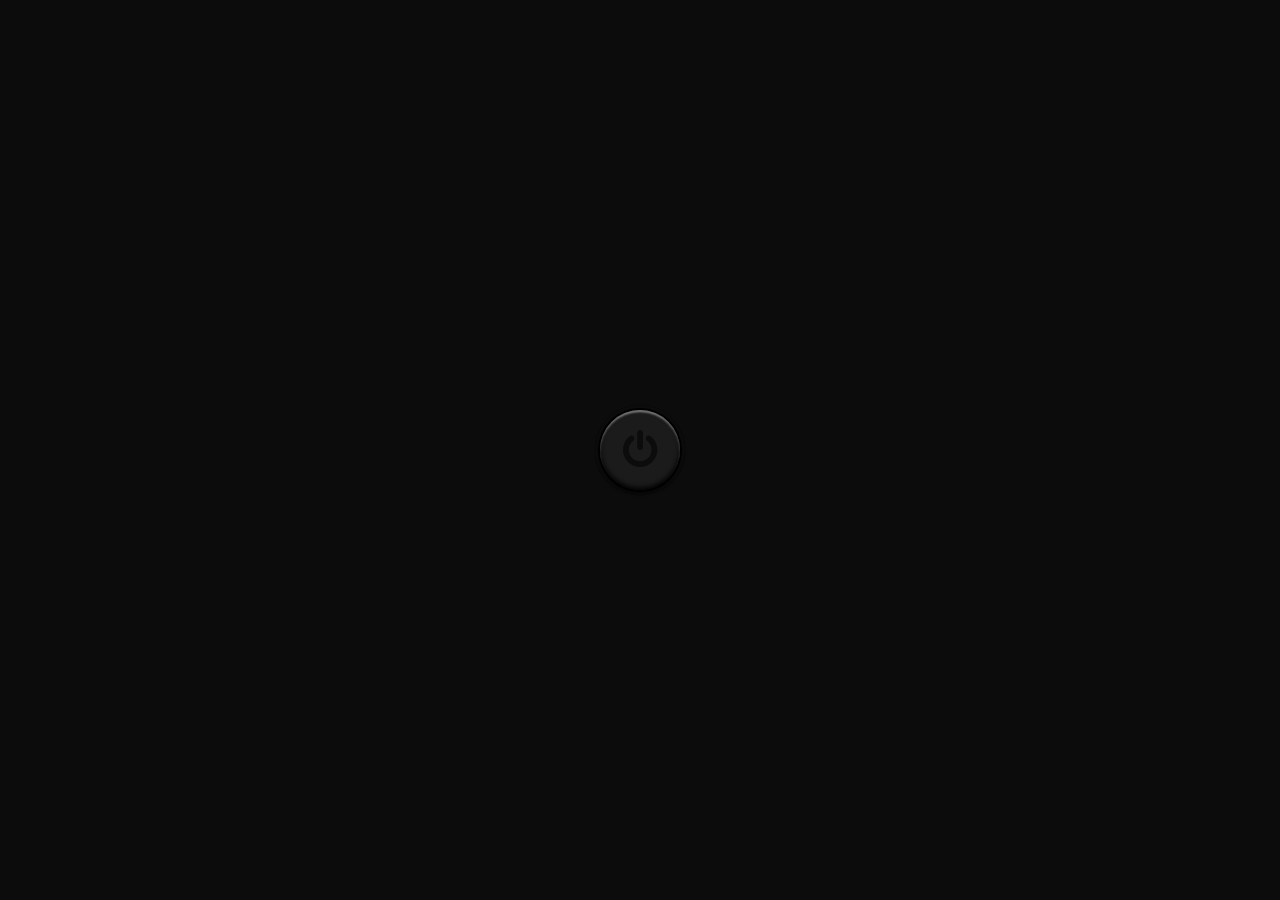
<file: CheckBox Design/index.html>
<!DOCTYPE html>
<html>

<head>
    <title>Checkbox Button</title>
    <link href="https://stackpath.bootstrapcdn.com/font-awesome/4.7.0/css/font-awesome.min.css" rel="stylesheet">
    <link rel="stylesheet" type="text/css" href="style.css">
</head>

<body>
   <label>
    <input type="checkbox" name="">
    <span class="btn"></span>
    <i class="fa fa-power-off"></i>
   </label>
</body>

</html>
</file>
<file: Button 1/style.css>
body {
    margin: 0;
    height: 100vh;
    display: flex;
    align-items: center;
    justify-content: center;
    background: cornsilk;
}

ul {
    padding: 0;
    list-style-type: none;
}

ul li {
    box-sizing: border-box;
    width: 15em;
    height: 3em;
    font-size: 20px;
    border-radius: 0.5em;
    margin: 0.5em;
    box-shadow: 0 0 1em rgba(0,0,0,0.2);
    color: white;
    font-family: sans-serif;
    text-transform: capitalize;
    line-height: 3em;
    transition: 0.3s;
    cursor: pointer;
}

ul li:nth-child(odd) {
    background: linear-gradient(to right, orange, tomato);
    text-align: left;
    padding-left: 10%;
    transform: perspective(500px) rotateY(45deg);
}

ul li:nth-child(even) {
    background: linear-gradient(to left, orange, tomato);
    text-align: right;
    padding-right: 10%;
    transform: perspective(500px) rotateY(-45deg);
}

ul li:nth-child(odd):hover {
    transform: perspective(200px) rotateY(45deg);
    padding-left: 5%;
}

ul li:nth-child(even):hover {
    transform: perspective(200px) rotateY(-45deg);
    padding-right: 5%;
}
</file>
<file: Button 3D Pil/style.css>
html {
  display: table;
  width: 100%;
  height: 100%;
}

body {
  display: table-cell;
  text-align: center;
  vertical-align: middle;
  width: 100%;
  height: 100%;
}

.buttons {
  white-space: nowrap;
  min-height: 33px;
  position: relative;
  width: 205px;
  margin: 0 auto;
  transform: scale(3);
}

.buttons a {
  animation: bounceInDown 900ms 200ms ease-in-out both;
  width: 50px;
  height: 40px;
  position: absolute;
  top: 0;
  text-decoration: none;
  outline-width: 0px;
  z-index: 990;
  color: #a675b3;
  text-align: center;
  line-height: 1;
  display: inline-flex;
  align-items: center;
  justify-content: center;
}

.buttons a svg {
  width: 20px;
  height: 20px;
}

.buttons a:not(.active) {
  box-shadow: inset 0 1px 1px rgba(111, 55, 125, 0.8),
    inset 0 -1px 0px rgba(63, 59, 113, 0.2), 0 9px 16px 0 rgba(0, 0, 0, 0.3),
    0 4px 3px 0 rgba(0, 0, 0, 0.3), 0 0 0 1px #150a1e;
  background-image: linear-gradient(#3b2751, #271739);
  text-shadow: 0 0 21px rgba(223, 206, 228, 0.5), 0 -1px 0 #311d47;
}

.buttons a:not(.active):hover,
.buttons a:not(.active):focus {
  transition: color 200ms linear, text-shadow 500ms linear;
  color: #caadd2;
  text-shadow: 0 0 21px rgba(223, 206, 228, 0.5),
    0 0 10px rgba(223, 206, 228, 0.4), 0 0 2px #2a153c;
}

.buttons a:not(.active):active {
  color: #e4e3ce !important;
}

.buttons a.active,
.buttons a:active {
  box-shadow: 0 9px 16px 0 rgba(0, 0, 0, 0.1), 0 0 0 1px #170c22,
    0 2px 1px 0 rgba(121, 65, 135, 0.5), inset 0 0 4px 3px rgba(15, 8, 22, 0.2);
  background-image: linear-gradient(#1f132e, #311d47);
  text-shadow: 0 0 21px rgba(223, 206, 228, 0.5),
    0 0 10px rgba(223, 206, 228, 0.4), 0 0 2px #2a153c;
  color: #e4e3ce;
}

.buttons a.active:before,
.buttons a:active:before {
  position: absolute;
  display: block;
  content: "";
  width: 1px;
  height: 100%;
  top: 1px;
  left: -2px;
  background-image: linear-gradient(
    rgba(91, 35, 105, 0),
    #5b2369 41%,
    #5b2369 59%,
    rgba(91, 35, 105, 0)
  );
  box-shadow: -2px 0 6px 0 #5b2369;
}

.buttons a.active:after,
.buttons a:active:after {
  position: absolute;
  display: block;
  content: "";
  width: 1px;
  height: 36px;
  top: 1px;
  right: -2px;
  background-image: linear-gradient(
    rgba(91, 35, 105, 0),
    #5b2369 41%,
    #5b2369 59%,
    rgba(91, 35, 105, 0)
  );
  box-shadow: 2px 0 6px 0 #5b2369;
}

.buttons a.active {
  z-index: 1000;
}

.buttons a:active {
  z-index: 999;
}

.buttons a:last-of-type {
  border-radius: 0 7px 7px 0;
}

.buttons a:first-of-type {
  border-radius: 7px 0 0 7px;
  left: 0;
}

.buttons a:nth-of-type(2) {
  left: 51px;
}

.buttons a:nth-of-type(3) {
  left: 102px;
}

.buttons a:nth-of-type(4) {
  left: 153px;
}

.buttons a:nth-of-type(5) {
  left: 204px;
}

.buttons a:nth-of-type(6) {
  left: 255px;
}

.buttons a:nth-of-type(7) {
  left: 306px;
}

.buttons a:nth-of-type(8) {
  left: 357px;
}

.buttons a i:before {
  margin-left: 2px;
  font-size: 22px;
}

.buttons a i.icon-bar-chart:before {
  font-size: 20px;
  margin-top: 0px;
}

.buttons a i.icon-sync:before {
  font-size: 20px;
  margin-left: 3px;
  margin-top: 1px;
}

.buttons a i.icon-download:before {
  font-size: 19px;
  margin-top: 1px;
  margin-left: 4px;
}

/* peripherial stuff: text and body */

p {
  position: absolute;
  bottom: 50px;
  left: 13px;
  right: 50px;
  color: #a99bad;
  font-family: Helvetica, sans-serif;
  font-size: 10px;
  margin-top: 250px;
  margin-left: 50px;
}

p > a {
  color: white;
  font-weight: bold;
}

body,
html {
  padding: 0;
  height: 100%;
  overflow: hidden;
  background-image: linear-gradient(#862077, #140027);
}
</file>
<file: Button 3D/style.css>
button.example {
	-webkit-transition: all 0s ease-out;
	-moz-transition: all 0s ease-out;
	-o-transition: all 0s ease-out;
	-ms-transition: all 0s ease-out;
	transition: all 0s ease-out;
	height: 35px;
	display: block;
	font-family: Arial, "Helvetica", sans-serif;
	font-size: 14px;
	color: #fff;
	text-decoration: none;
	text-align: center;
	text-shadow: 0px -1px 0px rgba(0,0,0,0.4);
	padding: 4px 20px 0;
	margin: 10px auto;
	left: 30px;
	position: relative;
	cursor: pointer;
	border: none;
	border-top-right-radius: 5px;
	border-bottom-right-radius: 5px;
}

button.facebook {
	border-left: solid 1px #2E4476;
	background: #3B5999;

	-webkit-box-shadow: 0px 5px 0px 0px #2E4476;
	box-shadow: 0px 5px 0px 0px #2E4476;
}

button.twitter {
	border-left: solid 1px #269BD0;
	background: #46C1F6;

	-webkit-box-shadow: 0px 5px 0px 0px #269BD0;
	box-shadow: 0px 5px 0px 0px #269BD0;
}

button.pinterest {
	border-left: solid 1px #C02B21;
	background: #DE463B;

	-webkit-box-shadow: 0px 5px 0px 0px #C02B21;
	box-shadow: 0px 5px 0px 0px #C02B21;
}

button.yahoo {
	border-left: solid 1px #813781;
	background: #A948A9;

	-webkit-box-shadow: 0px 5px 0px 0px #813781;
	box-shadow: 0px 5px 0px 0px #813781;
}

button.example:active {
	top: 3px;
}

button.facebook:active {
	-webkit-box-shadow: 0px 2px 0px 0px #2E4476;
	box-shadow: 0px 2px 0px 0px #2E4476;
}

button.twitter:active {
	-webkit-box-shadow: 0px 2px 0px 0px #269BD0;
	box-shadow: 0px 2px 0px 0px #269BD0;
}

button.pinterest:active {
	-webkit-box-shadow: 0px 2px 0px 0px #C02B21;
	box-shadow: 0px 2px 0px 0px #C02B21;
}

button.yahoo:active {
	-webkit-box-shadow: 0px 2px 0px 0px #813781;
	box-shadow: 0px 2px 0px 0px #813781;
}

button.example:before {
	content: "1";
	width: 35px;
	height: 25px;
	display: block;
	position: absolute;
	padding-top: 10px;
	line-height: 20px;
	top: 0px;
	margin-left: -54px;
	font-size: 16px;
	font-weight: bold;
	border-top-left-radius: 5px;
	border-bottom-left-radius: 5px;
}

button.facebook:before {
	border-right: solid 1px #2E4476;
	background: #3B5999;

	-webkit-box-shadow: 0px 5px 0px 0px #2E4476;
	box-shadow: 0px 5px 0px 0px #2E4476;
}

button.twitter:before {
	border-right: solid 1px #269BD0;
	background: #46C1F6;

	-webkit-box-shadow: 0px 5px 0px 0px #269BD0;
	box-shadow: 0px 5px 0px 0px #269BD0;
}

button.pinterest:before {
	border-right: solid 1px #C02B21;
	background: #DE463B;

	-webkit-box-shadow: 0px 5px 0px 0px #C02B21;
	box-shadow: 0px 5px 0px 0px #C02B21;
}

button.yahoo:before {
	border-right: solid 1px #813781;
	background: #A948A9;

	-webkit-box-shadow: 0px 5px 0px 0px #813781;
	box-shadow: 0px 5px 0px 0px #813781;
}

button.example:active:before {
	top: -3px;
}

button.facebook:active:before {
	-webkit-box-shadow: 0px 5px 0px 0px #2E4476, 6px 4px 2px rgba(0,0,0,0.3);
	box-shadow: 0px 5px 0px 0px #2E4476, 6px 4px 2px rgba(0,0,0,0.3);
}

button.twitter:active:before {
	-webkit-box-shadow: 0px 5px 0px 0px #269BD0, 6px 4px 2px rgba(0,0,0,0.3);
	box-shadow: 0px 5px 0px 0px #269BD0, 6px 4px 2px rgba(0,0,0,0.3);
}

button.pinterest:active:before {
	-webkit-box-shadow: 0px 5px 0px 0px #C02B21, 6px 4px 2px rgba(0,0,0,0.3);
	box-shadow: 0px 5px 0px 0px #C02B21, 6px 4px 2px rgba(0,0,0,0.3);
}

button.yahoo:active:before {
	-webkit-box-shadow: 0px 5px 0px 0px #813781, 6px 4px 2px rgba(0,0,0,0.3);
	box-shadow: 0px 5px 0px 0px #813781, 6px 4px 2px rgba(0,0,0,0.3);
}
</file>
<file: Button Jelly/style.css>
/*
* 	BIG Jelly Button
*		Original source from Mathias Adam:
*				- https://dribbble.com/shots/6209185-BIG-Jelly-Button
*
*		I tried to stay as true to the original source as possible.
*		Unforutunately there were a few effects I couldn't make 
*		happen with CSS. Primarily the suble noise texture. I 
*		considered using a base64 encoded noise pattern overlay but
*		I felt like that was cheating. I also couldn't do the
*		true bevel effect on the label since CSS doesn't have an
*		inset text shadow option. 
*/

body {
	padding: 0;
	margin: 0;
	display: flex;
	align-items: center;
	justify-content: center;
	min-height: 100vh;
	
	background-image: linear-gradient(135deg, #0042D9 0%, #0093FF 60%, #0078FF 100%);
}

button {
	cursor: pointer;
	position: relative;
	padding: 2.5rem 7.5rem;
	border-radius: 3.75rem;
	line-height: 2.5rem;
	font-size: 2rem;
	font-weight: 600;
	
	border: 1px solid #012880;
	background-image: linear-gradient(-180deg, #FF89D6 0%, #C01F9E 100%);
	box-shadow: 0 1rem 1.25rem 0 rgba(22,75,195,0.50),
							0 -0.25rem 1.5rem rgba(110, 15, 155, 1) inset,
							0 0.75rem 0.5rem rgba(255,255,255, 0.4) inset,
							0 0.25rem 0.5rem 0 rgba(180, 70, 207, 1) inset;
}

button span {
	color: transparent;
	background-image: linear-gradient(0deg, #EE82DA 0%, #FEFAFD 100%);
	-webkit-background-clip: text;
	background-clip: text;
	filter: drop-shadow(0 2px 2px hsla(290, 100%, 20%, 1));
}

button::before {
	content: "";
	display: block;
	height: 0.25rem;
	position: absolute;
	top: 0.5rem;
	left: 50%;
	transform: translateX(-50%);
	width: calc(100% - 7.5rem);
	background: #fff;
	border-radius: 100%;
	
	opacity: 0.7;
	background-image: linear-gradient(-270deg, rgba(255,255,255,0.00) 0%, #FFFFFF 20%, #FFFFFF 80%, rgba(255,255,255,0.00) 100%);
}

button::after {
	content: "";
	display: block;
	height: 0.25rem;
	position: absolute;
	bottom: 0.75rem;
	left: 50%;
	transform: translateX(-50%);
	width: calc(100% - 7.5rem);
	background: #fff;
	border-radius: 100%;
	
	filter: blur(1px);
	opacity: 0.05;
	background-image: linear-gradient(-270deg, rgba(255,255,255,0.00) 0%, #FFFFFF 20%, #FFFFFF 80%, rgba(255,255,255,0.00) 100%);
}
</file>
<file: Card 3-------/style.css>
body {
    background-color: #100e17;
    font-family: 'Open Sans', sans-serif;
  }
  
  .container {
    position: absolute;
    height: 300px;
    width: 600px;
    top: 60px;
    left: calc(50% - 300px);
    display: flex;
  }
  
  .card {
    display: flex;
    height: 280px;
    width: 200px;
    background-color: #17141d;
    border-radius: 10px;
    box-shadow: -1rem 0 3rem #000;
  /*   margin-left: -50px; */
    transition: 0.4s ease-out;
    position: relative;
    left: 0px;
  }
  
  .card:not(:first-child) {
      margin-left: -50px;
  }
  
  .card:hover {
    transform: translateY(-20px);
    transition: 0.4s ease-out;
  }
  
  .card:hover ~ .card {
    position: relative;
    left: 50px;
    transition: 0.4s ease-out;
  }
  
  .title {
    color: white;
    font-weight: 300;
    position: absolute;
    left: 20px;
    top: 15px;
  }
  
  .bar {
    position: absolute;
    top: 100px;
    left: 20px;
    height: 5px;
    width: 150px;
  }
  
  .emptybar {
    background-color: #2e3033;
    width: 100%;
    height: 100%;
  }
  
  .filledbar {
    position: absolute;
    top: 0px;
    z-index: 3;
    width: 0px;
    height: 100%;
    background: rgb(0,154,217);
    background: linear-gradient(90deg, rgba(0,154,217,1) 0%, rgba(217,147,0,1) 65%, rgba(255,186,0,1) 100%);
    transition: 0.6s ease-out;
  }
  
  .card:hover .filledbar {
    width: 120px;
    transition: 0.4s ease-out;
  }
  
  .circle {
    position: absolute;
    top: 150px;
    left: calc(50% - 60px);
  }
  
  .stroke {
    stroke: white;
    stroke-dasharray: 360;
    stroke-dashoffset: 360;
    transition: 0.6s ease-out;
  }
  
  svg {
    fill: #17141d;
    stroke-width: 2px;
  }
  
  .card:hover .stroke {
    stroke-dashoffset: 100;
    transition: 0.6s ease-out;
  }
</file>
<file: Card 4/style.css>
.second_section {
  display: flex;
  justify-content: center;
  align-items: center;
  flex-wrap: wrap;
  max-width: 1200px;
  margin: 40px 0;
}

.second_section .card {
  position: relative;
  min-width: 320px;
  height: 440px;
  box-shadow: inset 5px 5px 5px rgba(0, 0, 0, 0.2),
    inset -5px -5px 15px rgba(255, 255, 255, 0.1),
    5px 5px 15px rgba(0, 0, 0, 0.3), -5px -5px 15px rgba(255, 255, 255, 0.1);
  border-radius: 15px;
  margin: 30px;
  transition: 0.5s;
}

.second_section .card:nth-child(1) .box .content a {
  background: #2196f3;
}

.second_section .card:nth-child(2) .box .content a {
  background: #e91e63;
}

.second_section .card:nth-child(3) .box .content a {
  background: #23c186;
}

.second_section .card .box {
  position: absolute;
  top: 20px;
  left: 20px;
  right: 20px;
  bottom: 20px;
  background: #2a2b2f;
  border-radius: 15px;
  display: flex;
  justify-content: center;
  align-items: center;
  overflow: hidden;
  transition: 0.5s;
}

.second_section .card .box:hover {
  transform: translateY(-50px);
}

.second_section .card .box:before {
  content: "";
  position: absolute;
  top: 0;
  left: 0;
  width: 50%;
  height: 100%;
  background: rgba(255, 255, 255, 0.03);
}

.second_section .card .box .content {
  padding: 20px;
  text-align: center;
}

.second_section .card .box .content h2 {
  position: absolute;
  top: -10px;
  right: 30px;
  font-size: 8rem;
  color: rgba(255, 255, 255, 0.1);
}

.second_section .card .box .content h3 {
  font-size: 1.8rem;
  color: #fff;
  z-index: 1;
  transition: 0.5s;
  margin-bottom: 15px;
}

.second_section .card .box .content p {
  font-size: 1rem;
  font-weight: 300;
  color: rgba(255, 255, 255, 0.9);
  z-index: 1;
  transition: 0.5s;
}

.second_section .card .box .content a {
  position: relative;
  display: inline-block;
  padding: 8px 20px;
  background: black;
  border-radius: 5px;
  text-decoration: none;
  color: white;
  margin-top: 20px;
  box-shadow: 0 10px 20px rgba(0, 0, 0, 0.2);
  transition: 0.5s;
}

.second_section .card .box .content a:hover {
  box-shadow: 0 10px 20px rgba(0, 0, 0, 0.6);
  background: #fff;
  color: #000;
}
</file>
<file: Card 8-use/style.css>
@import url('https://fonts.googleapis.com/css?family=Alegreya+Sans:900');
body {
  align-items: center;
  display: flex;
  height: 100vh;
  justify-content: center;
  font-family: sans-serif;
  margin: 0;
  background: #6D6027;
  background: -webkit-linear-gradient(left, #D3CBB8, #6D6027);
  background: -o-linear-gradient(left, #D3CBB8, #6D6027);
  background: linear-gradient(to right, #D3CBB8, #6D6027);
}
@media (max-width: 767px) {
  body {
    display: block;
  }
}
.card {
  background: white;
  border-radius: 8px;
  box-shadow: 0 10px 20px rgba(0,0,0,0.19), 0 6px 6px rgba(0,0,0,0.23);
  cursor: pointer;
  height: 300px;
  margin: 20px;
  padding: 0 20px;
  position: relative;
  -webkit-tap-highlight-color: rgba(0,0,0,0.025);
  text-align: center;
  transition: height 1000ms;
  width: 260px;
}
@media (max-width: 767px) {
  .card {
    left: calc(50% - 20px);
    transform: translateX(-50%);
  }
}
.card.expanded {
  height: 400px;
}
.label {
  margin-top: 30px;
  transform: translateY(10px);
  transition: transform 1000ms;
}
.card.expanded .label {
  transform: translateY(0);
}
.text1 {
  clip-path: polygon(0% 100%, 0 -90%, 50% -5%, 100% -90%, 100% 100%);
  -webkit-clip-path: polygon(0% 100%, 0 -90%, 50% -5%, 100% -90%, 100% 100%);
  transition: clip-path 1000ms;
}
.card.expanded .text1 {
  clip-path: polygon(0% 100%, 0 -100%, 50% -15%, 100% -100%, 100% 100%);
  -webkit-clip-path: polygon(0% 100%, 0 -100%, 50% -15%, 100% -100%, 100% 100%);
}
.text2 {
  clip-path: polygon(0% 100%,0% -80%,15% -70%,17.23% -53.59%,23% -40%,27.23% -28.94%,35% -20%,41.09% -13.59%,50% -10%,58.91% -13.23%,65% -20%,72.77% -28.23%,77% -40%,82.77% -54.65%,85% -70%,100% -80%,100% 100%);
  -webkit-clip-path: polygon(0% 100%,0% -80%,15% -70%,17.23% -53.59%,23% -40%,27.23% -28.94%,35% -20%,41.09% -13.59%,50% -10%,58.91% -13.23%,65% -20%,72.77% -28.23%,77% -40%,82.77% -54.65%,85% -70%,100% -80%,100% 100%);
  transition: clip-path 1000ms;
}
.card.expanded .text2 {
  clip-path: polygon(0% 100%,0% -90%,15% -80%,17.23% -63.59%,23% -50%,27.23% -38.94%,35% -30%,41.09% -23.59%,50% -20%,58.91% -23.23%,65% -30%,72.77% -38.23%,77% -50%,82.77% -64.65%,85% -80%,100% -90%,100% 100%);
  -webkit-clip-path: polygon(0% 100%,0% -90%,15% -80%,17.23% -63.59%,23% -50%,27.23% -38.94%,35% -30%,41.09% -23.59%,50% -20%,58.91% -23.23%,65% -30%,72.77% -38.23%,77% -50%,82.77% -64.65%,85% -80%,100% -90%,100% 100%);
}
.text-content {
  transform: translateY(-160px);
  transition: transform 1000ms;
}
.card.expanded .text-content {
  transform: translateY(-15px);
}
.chevron {
  position: absolute;
  bottom: 20px;
  left: calc(50% - 15px);
  transform-origin: 50%;
  transform: rotate(180deg);
  transition: transform 1000ms;
}
.card.expanded .chevron {
  transform: rotate(0deg);
}
.title {
  font-family: 'Alegreya Sans', sans-serif;
  font-weight: 900;
  margin: 20px 0 12px;
}
.body-text {
  padding: 0 20px;
}
</file>
<file: Card/style.css>
@import url('https://fonts.googleapis.com/css?family=Poppins:200,300,400,500,600,700,800,900&display=swap');
*
{
    margin: 0;
    padding: 0;
    box-sizing: border-box;
    font-family: "Poppins", sans-serif;
}
body
{
    display: flex;
    justify-content: center;
    align-items: center;
    flex-wrap: wrap;
    min-height: 100vh;
    background: #252525;
}
.container
{
    display: flex;
    justify-content: center;
    align-items: center;
    flex-wrap: wrap;
    max-width: 1200px;
    padding: 40px 0;
}
.container .card
{
    position: relative;
    width: 320px;
    height: 440px;
    box-shadow: inset 5px 5px 5px rgba(0,0,0,0.2),
                inset -5px -5px 15px rgba(255,255,255,0.2),
                       5px 5px 15px rgba(0,0,0,0.5),
                      -5px -5px 15px rgba(255,255,255,0.1);
    border-radius: 15px;
    margin: 30px;
}
.container .card .box
{
    position: absolute;
    top: 20px;
    left: 20px;
    right: 20px;
    bottom: 20px;
    background: #2a2b2f;
    /* border: 2px solid #1e1f23; */
    border-radius: 15px;
    box-shadow: 0 20px 50px rgba(0,0,0,0.5);
    /* display: flex; */
    justify-content: center;
    align-items: center;
    transition: 0.5s;
}
.container .card:hover .box
{
    transform: translateY(-50px);
    box-shadow: 0 10px 40px rgba(138, 136, 136, 0.2); 
    background: linear-gradient(45deg, #b95ce4, #4f29cd);
}
.container .card .box .content
{
    padding: 20px;
    text-align: center;
}
.container .card .box .content h2
{
    position: absolute;
    top: -10px;
    right: 30px;
    font-size: 8em;
    color: rgba(0,0,0,0.05);
    transition: 0.5s;
    pointer-events: none;
}
.container .card:hover .box .content h2
{
    color: rgba(0,0,0,0.05);
}
.container .card .box .content h3
{
    font-size: 1.8em;
    color: rgba(255,255,255,0.5);
    z-index: 1;
    transition: 0.5s;
}
.container .card .box .content p
{
    font-size: 1em;
    font-weight: 300;
    color: rgba(255,255,255,0.5);
    z-index: 1;
    transition: 0.5s;
}
.container .card:hover .box .content h3,
.container .card:hover .box .content p
{
    color: #fff;
}
.container .card .box .content a
{
    position: relative;
    display: inline-block;
    padding: 8px 20px;
    background: #03a9f4;
    margin-top: 15px;
    border-radius: 20px;
    text-decoration: none;
    font-weight: 400;
    color: #fff;
    box-shadow: 0 10px 20px rgba(0,0,0,0.2);
}
.container .card:hover .box .content a
{
    background: #ff568f;  
}
</file>
<file: CheckBox Design/style.css>
body
{
    margin: 0;
    padding: 0;
    display: flex;
    justify-content: center;
    align-items: center;
    min-height: 100vh;
    background: #0c0c0c;
}

label
{
    position: relative;
    width: 80px;
    height: 80px;
    cursor: pointer;
    border-radius: 50%;
}

label .btn
{
    position: absolute;
    top: 0;
    left: 0;
    display: block;
    width: 100%;
    height: 100%;
    background: #1b1b1b;
    border-radius: 50%;
    box-shadow: 0 3px 4px rgba(0,0,0,1),
                inset 0 -2px 5px rgba(0,0,0,1),
                inset 0 2px 2px rgba(255,255,255,0.5),
                0 0 0 2px #000,
                0 0 0 5px #0c0c0c,
                0 0 0 5.5px #080808;
}

label input[type="checkbox"]:checked ~ .btn
{
    box-shadow: 0 0 0 rgba(0,0,0,1),
                inset 0 -2px 5px rgba(0,0,0,1),
                inset 0 1px 1px rgba(255,255,255,0.1),
                0 0 0 2px #000,
                0 0 0 5px #0c0c0c,
                0 0 0 5.5px #ff0015;
}

label input[type="checkbox"]
{
    -webkit-appearance: none;
}

label .fa
{
    position: absolute;
    top: 50%;
    left: 50%;
    transform: translate(-50%,-50%);
    font-size: 2.5em;
    color: #0c0c0c;
}

label input[type="checkbox"]:checked ~ .fa
{
    color: #00ffe7;
    text-shadow: 0 0 15px #00a1ff,
                 0 0 30px #00a1ff;
}
</file>
